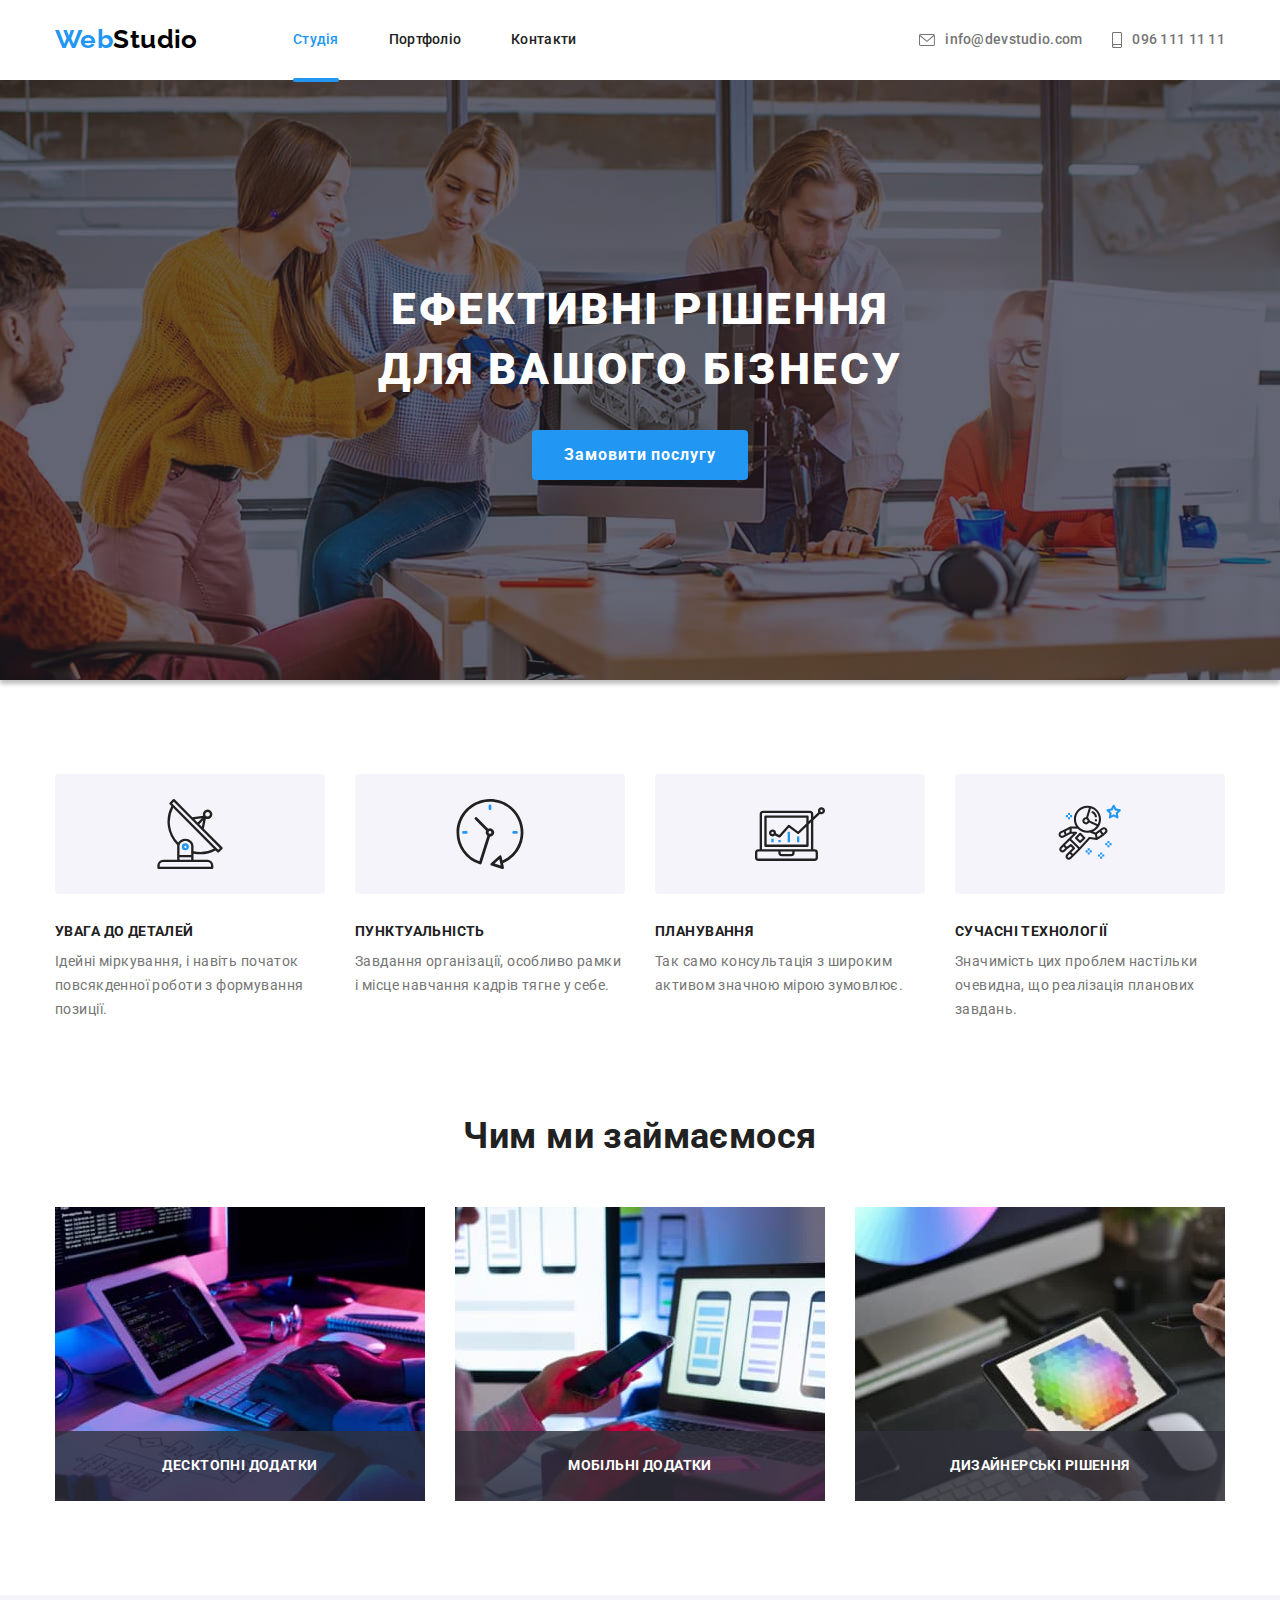
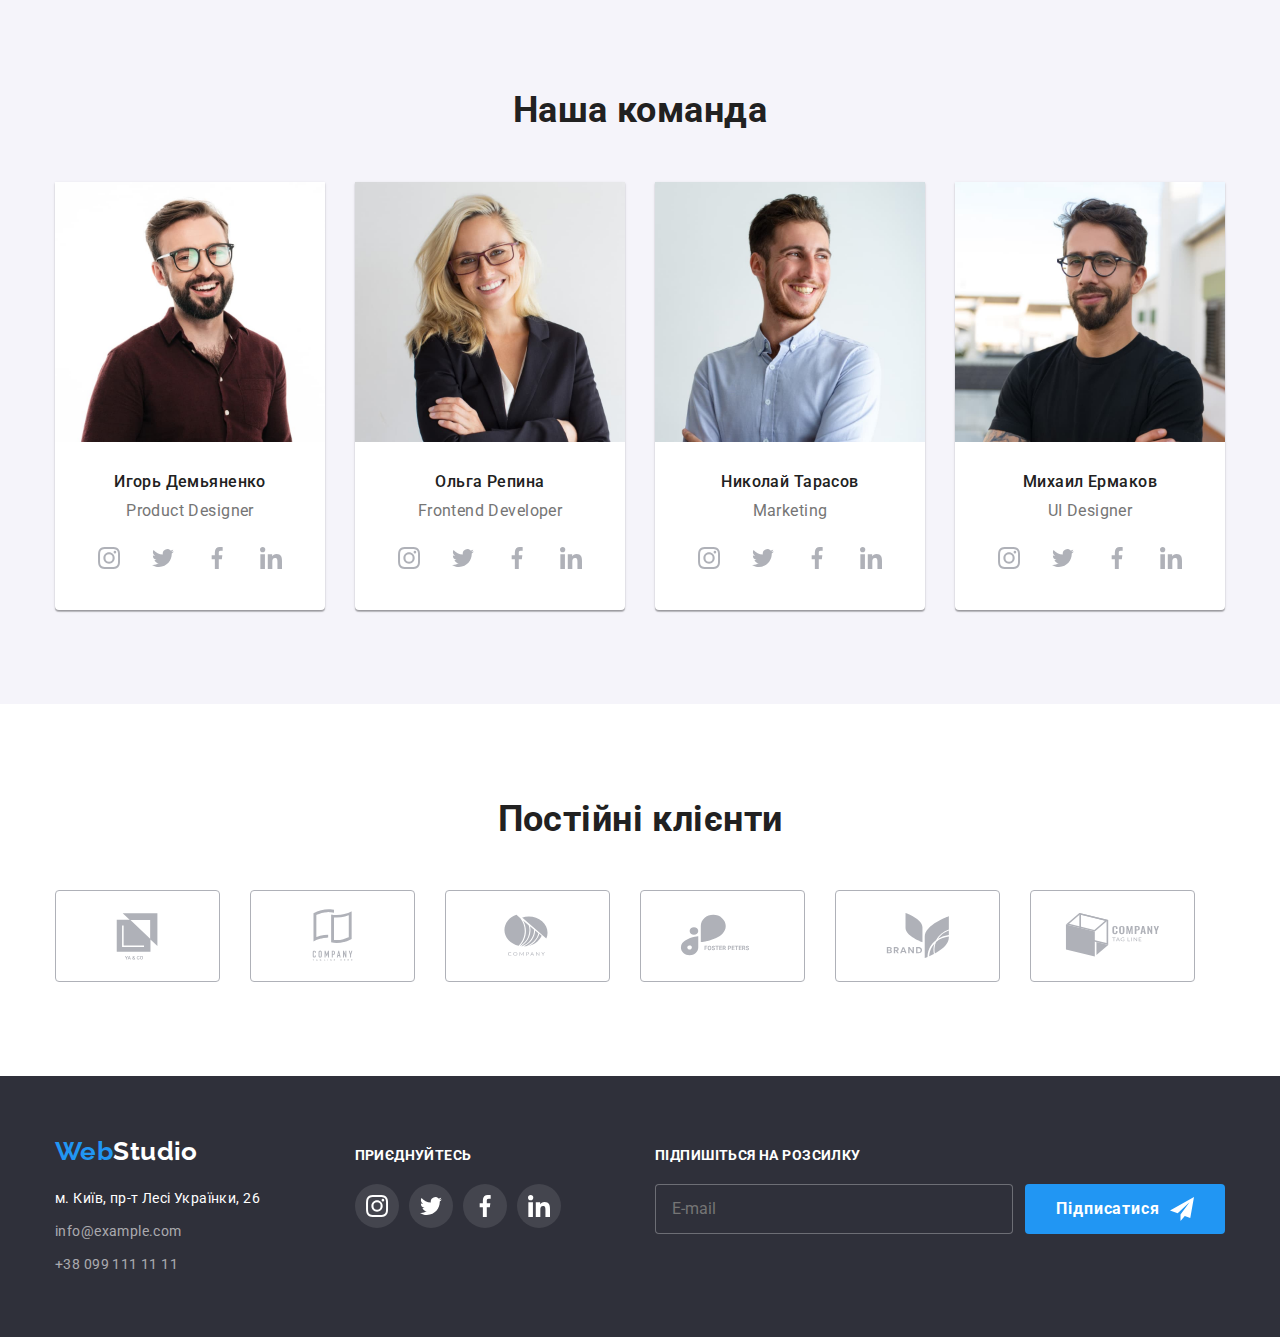
<file: index.html>
<!DOCTYPE html>
<html lang="uk">

<head>
    <meta charset="UTF-8">
    <meta http-equiv="X-UA-Compatible" content="IE=edge">
    <meta name="viewport" content="width=device-width, initial-scale=1.0">
    <title>Студия</title>
    <link rel="preconnect" href="https://fonts.gstatic.com">
    <link
        href="https://fonts.googleapis.com/css2?family=Raleway:wght@700&family=Roboto:wght@400;500;700;900&display=swap"
        rel="stylesheet">
    <link rel="stylesheet" href="https://cdnjs.cloudflare.com/ajax/libs/modern-normalize/1.1.0/modern-normalize.min.css"
        integrity="sha512-wpPYUAdjBVSE4KJnH1VR1HeZfpl1ub8YT/NKx4PuQ5NmX2tKuGu6U/JRp5y+Y8XG2tV+wKQpNHVUX03MfMFn9Q=="
        crossorigin="anonymous" referrerpolicy="no-referrer" />
    <link rel="stylesheet" href="./css/main.min.css">
</head>

<body>
    <!-- Шапка сайта -->
    <header>
        <div class="container container__nav">
            <nav class="nav">
                <a href="" class="logo logo--link"><span class="logo__text">Web</span>Studio</a>
                <ul class="nav__list">
                    <li class="nav__items">
                        <a href="" class="nav__link nav--current">Студія</a>
                    </li>
                    <li class="nav__items">
                        <a href="./portfolio.html" class="nav__link">Портфоліо</a>
                    </li>
                    <li class="nav__items">
                        <a href="" class="nav__link">Контакти</a>
                    </li>
                </ul>
            </nav>
            <ul class="contacts-list">
                <li class="contacts-list__items contacts-list--mail">
                    <a href="mailto:info@devstudio.com" class="contacts__list--link">
                        <svg class="contacts-list__icon" width="16" height="12">
                            <use href="./images/sprite.svg#icon-envelope"></use>
                        </svg>info@devstudio.com
                    </a>
                </li>
                <li class="contacts-list__items contacts-list--tel">
                    <a href="tel:0961111111" class="contacts__list--link">
                        <svg class="contacts-list__icon" width="10" height="16">
                            <use href="./images/sprite.svg#icon-smartphone"></use>
                        </svg>096 111 11 11
                    </a>
                </li>
            </ul>
        </div>
    </header>
    <main>
        <!-- Главный баннер -->
        <section class="hero hero--overlay">
            <h1 class="hero__title">Ефективні рішення<br>для вашого бізнесу</h1>
            <button data-modal-open type="button" class="button">Замовити послугу</button>
            <div data-modal class="backdrop is-hidden">
                <div class="modal">
                    <button data-modal-close type="button" class="modal__button">
                        <svg class="modal__icon--close" width="11" height="11">
                            <use href="./images/sprite.svg#icon-vector"></use>
                        </svg>
                    </button>
                    <form class="modal__form">
                        <p class="modal__title"><b>Залиште свої дані, ми вам передзвонимо</b></p>
                        <div class="modal__field">
                            <label class="modal__label" for="name">Ім'я</label>
                            <input class="modal__input" type="text" name="name" id="name" autofocus />
                            <svg class="modal__icon--change-color" width="18" height="18">
                                <use href="./images/sprite.svg#icon-person-black"></use>
                            </svg>
                        </div>
                        <div class="modal__field">
                            <label class="modal__label" for="tel">Телефон</label>
                            <input class="modal__input" type="tel" name="tel" id="tel" />
                            <svg class="modal__icon--change-color" width="18" height="18">
                                <use href="./images/sprite.svg#icon-phone-black"></use>
                            </svg>
                        </div>
                        <div class="modal__field">
                            <label class="modal__label" for="email-form">Пошта</label>
                            <input class="modal__input" type="email" name="email" id="email-form" />
                            <svg class="modal__icon--change-color" width="18" height="18">
                                <use href="./images/sprite.svg#icon-email-black"></use>
                            </svg>
                        </div>
                        <div class="modal__field modal__field--last-child">
                            <label class="modal__label" for="coment">Коментар</label>
                            <textarea class="modal__input--textarea" name="coment" id="coment"
                                placeholder="Введіть текст"></textarea>
                        </div>
                        <div class="modal__checkbox"> 
                            <span class="modal__icon--check"></span>
                            <input class="checkbox" type="checkbox" name="contract" id="contract" />
                            <label class="modal__label--checkbox" for="contract">Погоджуюся з розсилкою та приймаю <a class="modal__link" href=""> Умови
                                    договору</a></label>
                        </div>
                        <button class="modal__btn" type="submit">Відправити</button>
                    </form>
                </div>
            </div>
        </section>
        <!-- Преимущества -->
        <section class="feature">
            <div class="container">
                <h2 class="feature__name feature__visually-hidden">Переваги</h2>
                <ul class="feature__list">
                    <li class="feature__items feature__items--attention">
                        <div class="feature__box">
                            <svg class="feature__icon" width="70" height="70">
                                <use href="./images/sprite.svg#icon-antenna"></use>
                            </svg>
                        </div>
                        <h3 class="feature__title">УВАГА ДО ДЕТАЛЕЙ</h3>
                        <p class="feature__description">Ідейні міркування, і навіть початок повсякденної роботи з
                            формування позиції.
                        </p>
                    </li>
                    <li class="feature__items feature__items--punctuality">
                        <div class="feature__box">
                            <svg class="feature__icon" width="70" height="70">
                                <use href="./images/sprite.svg#icon-clock"></use>
                            </svg>
                        </div>
                        <h3 class="feature__title">ПУНКТУАЛЬНІСТЬ</h3>
                        <p class="feature__description">Завдання організації, особливо рамки і місце навчання кадрів
                            тягне у себе.</p>
                    </li>
                    <li class="feature__items feature__items--planning">
                        <div class="feature__box">
                            <svg class="feature__icon" width="70" height="70">
                                <use href="./images/sprite.svg#icon-diagram"></use>
                            </svg>
                        </div>
                        <h3 class="feature__title">ПЛАНУВАННЯ</h3>
                        <p class="feature__description">Так само консультація з широким активом значною мірою зумовлює.
                        </p>
                    </li>
                    <li class="feature__items feature__items--technology">
                        <div class="feature__box">
                            <svg class="feature__icon" width="70" height="70">
                                <use href="./images/sprite.svg#icon-astronaut"></use>
                            </svg>
                        </div>
                        <h3 class="feature__title">СУЧАСНІ ТЕХНОЛОГІЇ</h3>
                        <p class="feature__description">Значимість цих проблем настільки очевидна, що реалізація планових
                            завдань.</p>
                    </li>
                </ul>
            </div>
        </section>
        <!-- Чем мы занимаемся -->
        <section class="works works--padding-minus">
            <div class="container">
                <h2 class="works__title">Чим ми займаємося</h2>
                <ul class="works__list">
                    <li class="works__items">
                        <div class="works__image--comp"><img src="./images/box1.jpg" alt="компьютер" width="370">
                            <div class="works__text">Десктопні додатки</div>
                        </div>
                    </li>
                    <li class="works__items">
                        <div class="works__image--smart"><img src="./images/box2.jpg" alt="смартфон" width="370">
                            <div class="works__text">Мобільні додатки</div>
                        </div>
                    </li>
                    <li class="works__items">
                        <div class="works__image--tablet"><img src="./images/box3.jpg" alt="планшет" width="370">
                            <div class="works__text">Дизайнерські рішення</div>
                        </div>
                    </li>
                </ul>
            </div>
        </section>
        <!-- Наша команда -->
        <section class="team">
            <h2 class="team__title">Наша команда</h2>
            <div class="container--alt">
                <ul class="team__list">
                    <li class="team__items">
                        <img class="team__foto" src="./images/foto1.jpg" width="270" height="260"
                            alt="фотография сотрудника 1">
                        <h3 class="team__name">Игорь Демьяненко</h3>
                        <p class="team__position">Product Designer</p>
                        <ul class="social__list">
                            <li class="social__item">
                                <a class="social__link" href="">
                                    <svg class="social__icon social__icon--instagram" width="22" height="22">
                                        <use href="./images/sprite.svg#icon-instagram"></use>
                                    </svg>
                                </a>
                            </li>
                            <li class="social__item">
                                <a class="social__link" href="">
                                    <svg class="social__icon social__icon--twitter" width="22" height="22">
                                        <use href="./images/sprite.svg#icon-twitter"></use>
                                    </svg>
                                </a>
                            </li>
                            <li class="social__item">
                                <a class="social__link" href="">
                                    <svg class="social__icon social__icon--facebook" width="22" height="22">
                                        <use href="./images/sprite.svg#icon-facebook"></use>
                                    </svg>
                                </a>
                            </li>
                            <li class="social__item">
                                <a class="social__link" href="">
                                    <svg class="social__icon social__icon--linkedin" width="22" height="22">
                                        <use href="./images/sprite.svg#icon-linkedin"></use>
                                    </svg>
                                </a>
                            </li>
                        </ul>
                    </li>
                    <li class="team__items">
                        <img class="team__foto" src="./images/foto2.jpg" width="270" height="260"
                            alt="фотография сотрудника 2">
                        <h3 class="team__name">Ольга Репина</h3>
                        <p class="team__position">Frontend Developer</p>
                        <ul class="social__list">
                            <li class="social__item">
                                <a class="social__link" href="">
                                    <svg class="social__icon social__icon--instagram" width="22" height="22">
                                        <use href="./images/sprite.svg#icon-instagram"></use>
                                    </svg>
                                </a>
                            </li>
                            <li class="social__item">
                                <a class="social__link" href="">
                                    <svg class="social__icon social__icon--twitter" width="22" height="22">
                                        <use href="./images/sprite.svg#icon-twitter"></use>
                                    </svg>
                                </a>
                            </li>
                            <li class="social__item">
                                <a class="social__link" href="">
                                    <svg class="social__icon social__icon--facebook" width="22" height="22">
                                        <use href="./images/sprite.svg#icon-facebook"></use>
                                    </svg>
                                </a>
                            </li>
                            <li class="social__item">
                                <a class="social__link" href="">
                                    <svg class="social__icon social__icon--linkedin" width="22" height="22">
                                        <use href="./images/sprite.svg#icon-linkedin"></use>
                                    </svg>
                                </a>
                            </li>
                        </ul>
                    </li>
                    <li class="team__items">
                        <img class="team__foto" src="./images/foto3.jpg" width="270" height="260"
                            alt="фотография сотрудника 3">
                        <h3 class="team__name">Николай Тарасов</h3>
                        <p class="team__position">Marketing</p>
                        <ul class="social__list">
                            <li class="social__item">
                                <a class="social__link" href="">
                                    <svg class="social__icon social__icon--instagram" width="22" height="22">
                                        <use href="./images/sprite.svg#icon-instagram"></use>
                                    </svg>
                                </a>
                            </li>
                            <li class="social__item">
                                <a class="social__link" href="">
                                    <svg class="social__icon social__icon--twitter" width="22" height="22">
                                        <use href="./images/sprite.svg#icon-twitter"></use>
                                    </svg>
                                </a>
                            </li>
                            <li class="social__item">
                                <a class="social__link" href="">
                                    <svg class="social__icon social__icon--facebook" width="22" height="22">
                                        <use href="./images/sprite.svg#icon-facebook"></use>
                                    </svg>
                                </a>
                            </li>
                            <li class="social__item">
                                <a class="social__link" href="">
                                    <svg class="social__icon social__icon--linkedin" width="22" height="22">
                                        <use href="./images/sprite.svg#icon-linkedin"></use>
                                    </svg>
                                </a>
                            </li>
                        </ul>
                    </li>
                    <li class="team__items">
                        <img class="team__foto" src="./images/foto4.jpg" width="270" height="260"
                            alt="фотография сотрудника 4">
                        <h3 class="team__name">Михаил Ермаков</h3>
                        <p class="team__position">UI Designer</p>
                        <ul class="social__list">
                            <li class="social__item">
                                <a class="social__link" href="">
                                    <svg class="social__icon social__icon--instagram" width="22" height="22">
                                        <use href="./images/sprite.svg#icon-instagram"></use>
                                    </svg>
                                </a>
                            </li>
                            <li class="social__item">
                                <a class="social__link" href="">
                                    <svg class="social__icon social__icon--twitter" width="22" height="22">
                                        <use href="./images/sprite.svg#icon-twitter"></use>
                                    </svg>
                                </a>
                            </li>
                            <li class="social__item">
                                <a class="social__link" href="">
                                    <svg class="social__icon social__icon--facebook" width="22" height="22">
                                        <use href="./images/sprite.svg#icon-facebook"></use>
                                    </svg>
                                </a>
                            </li>
                            <li class="social__item">
                                <a class="social__link" href="">
                                    <svg class="social__icon social__icon--linkedin" width="22" height="22">
                                        <use href="./images/sprite.svg#icon-linkedin"></use>
                                    </svg>
                                </a>
                            </li>
                        </ul>
                    </li>
                </ul>
            </div>
        </section>
        <!-- Постійні клієнти -->
        <section class="clients">
            <div class="container">
                <h2 class="clients__title">Постійні клієнти</h2>
                <ul class="clients__list">
                    <li class="clients__items">
                        <a class="clients__link" href="">
                            <svg class="clients__icon" width="106" height="60">
                                <use href="./images/sprite.svg#icon-logo1"></use>
                            </svg>
                        </a>
                    </li>
                    <li class="clients__items">
                        <a class="clients__link" href="">
                            <svg class="clients__icon" width="106" height="60">
                                <use href="./images/sprite.svg#icon-logo2"></use>
                            </svg>
                        </a>
                    </li>
                    <li class="clients__items">
                        <a class="clients__link" href="">
                            <svg class="clients__icon" width="106" height="60">
                                <use href="./images/sprite.svg#icon-logo3"></use>
                            </svg>
                        </a>
                    </li>
                    <li class="clients__items">
                        <a class="clients__link" href="">
                            <svg class="clients__icon" width="106" height="60">
                                <use href="./images/sprite.svg#icon-logo4"></use>
                            </svg>
                        </a>
                    </li>
                    <li class="clients__items">
                        <a class="clients__link" href="">
                            <svg class="clients__icon" width="106" height="60">
                                <use href="./images/sprite.svg#icon-logo5"></use>
                            </svg>
                        </a>
                    </li>
                    <li class="clients__items">
                        <a class="clients__link" href="">
                            <svg class="clients__icon" width="106" height="60">
                                <use href="./images/sprite.svg#icon-logo6"></use>
                            </svg>
                        </a>
                    </li>
                </ul>
            </div>
        </section>
    </main>
    <!-- Footer -->
    <footer class="footer">
        <div class="container--alt">
            <div class="footer__address">
                <a href="" class="logo logo--link logo--dark"><span class="logo__text">Web</span>Studio</a>
                <address class="address">
                    <ul class="address__list">
                        <li class="address__items address--street">м. Київ, пр-т Лесі Українки, 26</li>
                        <li class="address__items"><a href="mailto:info@example.com" class="address__link">info@example.com</a>
                        </li>
                        <li class="address__items"><a href="tel:+380991111111" class="address__link">+38 099 111 11 11</a></li>
                    </ul>
                </address>
            </div>
            <div class="join">
                <p class="join__title">приєднуйтесь</p>
                <ul class="join__list">
                    <li class="join__items">
                        <a class="join__link" href="">
                            <svg class="join__icon join__icon--instagram" width="22" height="22">
                                <use href="./images/sprite.svg#icon-instagramwhite"></use>
                            </svg>
                        </a>
                    </li>
                    <li class="join__items">
                        <a class="join__link" href="">
                            <svg class="join__icon join__icon--twitter" width="22" height="22">
                                <use href="./images/sprite.svg#icon-twitterwhite"></use>
                            </svg>
                        </a>
                    </li>
                    <li class="join__items">
                        <a class="join__link" href="">
                            <svg class="join__icon join__icon--facebook" width="22" height="22">
                                <use href="./images/sprite.svg#icon-facebookwhite"></use>
                            </svg>
                        </a>
                    </li>
                    <li class="join__items">
                        <a class="join__link" href="">
                            <svg class="join__icon join__icon--linkedin" width="22" height="22">
                                <use href="./images/sprite.svg#icon-linkedinwhite"></use>
                            </svg>
                        </a>
                    </li>
                </ul>
            </div>
            <div class="join-form">
                <form>
                    <p class="join-form__title">Підпишіться на розсилку</p>
                    <div class="join-form__email">
                        <div class="join-form__email-form">
                            <input class="join-form__input" type="email" name="email" id="email" placeholder="E-mail" />
                            <label class="join-form__label" for="email"></label>
                        </div>
                        <div>
                            <button class="join-form__btn" type="submit">Підписатися
                                <svg class="join-form__iconsend" width="24" height="24">
                                    <use href="./images/sprite.svg#icon-iconsend"></use>
                                </svg>
                            </button>
                        </div>
                    </div>
                </form>
            </div>
        </div>
    </footer>
    <script src="./js/modal.js"></script>
</body>
</file>
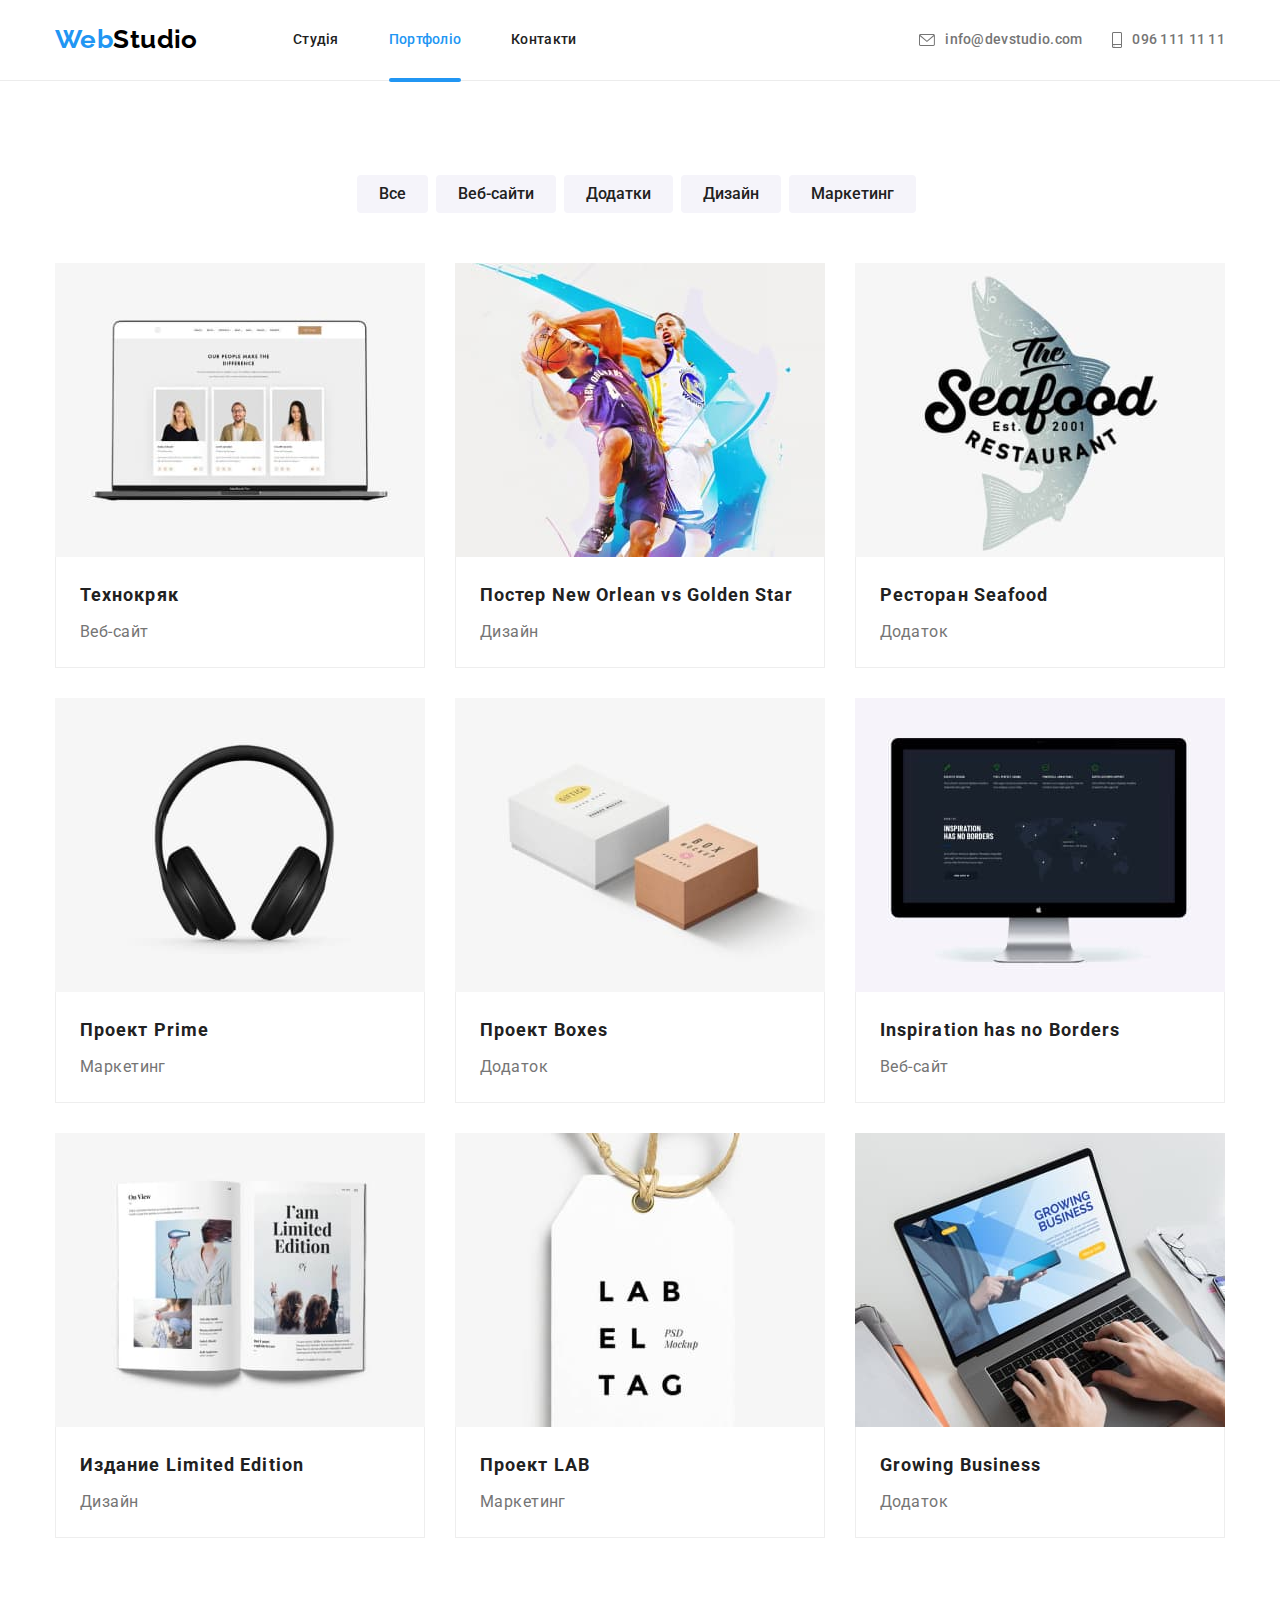
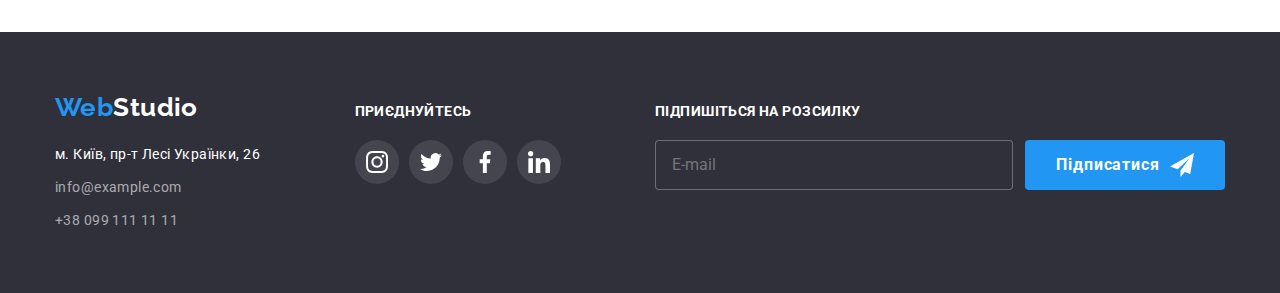
<file: portfolio.html>
<!DOCTYPE html>
<html lang="uk">

<head>
    <meta charset="UTF-8">
    <meta http-equiv="X-UA-Compatible" content="IE=edge">
    <meta name="viewport" content="width=device-width, initial-scale=1.0">
    <title>Портфолио</title>
    <link rel="preconnect" href="https://fonts.gstatic.com">
    <link
        href="https://fonts.googleapis.com/css2?family=Raleway:wght@700&family=Roboto:wght@400;500;700;900&display=swap"
        rel="stylesheet">
    <link rel="stylesheet" href="https://cdnjs.cloudflare.com/ajax/libs/modern-normalize/1.1.0/modern-normalize.min.css"
        integrity="sha512-wpPYUAdjBVSE4KJnH1VR1HeZfpl1ub8YT/NKx4PuQ5NmX2tKuGu6U/JRp5y+Y8XG2tV+wKQpNHVUX03MfMFn9Q=="
        crossorigin="anonymous" referrerpolicy="no-referrer" />
    <link rel="stylesheet" href="./css/main.min.css">
</head>

<body>
    <!-- Шапка сайта -->
    <header>
            <div class="container container__nav">
                <nav class="nav">
                    <a href="" class="logo logo--link"><span class="logo__text">Web</span>Studio</a>
                    <ul class="nav__list">
                        <li class="nav__items">
                            <a href="./index.html" class="nav__link">Студія</a>
                        </li>
                        <li class="nav__items">
                            <a href="./portfolio.html" class="nav__link nav--current">Портфоліо</a>
                        </li>
                        <li class="nav__items">
                            <a href="" class="nav__link">Контакти</a>
                        </li>
                    </ul>
                </nav>
                <ul class="contacts-list">
                    <li class="contacts-list__items contacts-list--mail">
                        <a href="mailto:info@devstudio.com" class="contacts__list--link">
                            <svg class="contacts-list__icon" width="16" height="12">
                                <use href="./images/sprite.svg#icon-envelope"></use>
                            </svg>info@devstudio.com
                        </a>
                    </li>
                    <li class="contacts-list__items contacts-list--tel">
                        <a href="tel:0961111111" class="contacts__list--link">
                            <svg class="contacts-list__icon" width="10" height="16">
                                <use href="./images/sprite.svg#icon-smartphone"></use>
                            </svg>096 111 11 11
                        </a>
                    </li>
                </ul>
            </div>
        <div class="hline"></div>
    </header>
    <main>
        <section class="menu">
            <div class="container">
                <h1 class="menu__title menu__visually-hidden">Наші роботи</h1>
                <!-- RadioButton -->
                <ul class="menu__list">
                    <li><button type="button" class="menu__button">Все</button></li>
                    <li><button type="button" class="menu__button">Веб-сайти</button></li>
                    <li><button type="button" class="menu__button">Додатки</button></li>
                    <li><button type="button" class="menu__button">Дизайн</button></li>
                    <li><button type="button" class="menu__button">Маркетинг</button></li>
                </ul>
                <ul class="portfolio">
                    <li class="portfolio__element">
                        <a class="portfolio__link" href="">
                            <div class="portfolio__description"><img class="portfolio__foto" src="./images/img1.jpg" alt="фотография Технокряк"
                                    width="370" height="294">
                                <div class="portfolio__text">Ресурс пропонує комплексні пропозиції з різним рівнем функціоналу
                                    та сервісів. Все це дозволить
                                    відвідувачу отримати
                                    вичерпні відомості про компанію чи приватну особу.
                                </div>
                            </div>
                            <div class="portfolio__legend">
                                <h2 class="portfolio__name">Технокряк</h2>
                                <p class="portfolio__type">Веб-сайт</p>
                            </div>
                        </a>
                    </li>
                    <li class="portfolio__element">
                        <a class="portfolio__link" href="">
                            <div class="portfolio__description"><img class="portfolio__foto" src="./images/img2.jpg"
                                    alt="фотография Постер New Orlean vs Golden Star" width="370" height="294">
                                <div class="portfolio__text">Ресурс пропонує комплексні пропозиції з різним рівнем функціоналу
                                    та сервісів. Все це дозволить
                                    відвідувачу отримати
                                    вичерпні відомості про компанію чи приватну особу.
                                </div>
                            </div>
                            <div class="portfolio__legend">
                                <h2 class="portfolio__name">Постер New Orlean vs Golden Star</h2>
                                <p class="portfolio__type">Дизайн</p>
                            </div>
                        </a>
                    </li>
                    <li class="portfolio__element">
                        <a class="portfolio__link" href="">
                            <div class="portfolio__description"><img class="portfolio__foto" src="./images/img3.jpg"
                                    alt="фотография Ресторан Seafood" width="370" height="294">
                                <div class="portfolio__text">Ресурс пропонує комплексні пропозиції з різним рівнем функціоналу
                                    та сервісів. Все це дозволить
                                    відвідувачу отримати
                                    вичерпні відомості про компанію чи приватну особу.
                                </div>
                            </div>
                            <div class="portfolio__legend">
                                <h2 class="portfolio__name">Ресторан Seafood</h2>
                                <p class="portfolio__type">Додаток</p>
                            </div>
                        </a>
                    </li>
                    <li class="portfolio__element">
                        <a class="portfolio__link" href="">
                            <div class="portfolio__description">
                                <img class="portfolio__foto" src="./images/img4.jpg" alt="фотография Проект Prime" width="370"
                                    height="294">
                                <div class="portfolio__text">Ресурс пропонує комплексні пропозиції з різним рівнем функціоналу
                                    та сервісів. Все це дозволить
                                    відвідувачу отримати
                                    вичерпні відомості про компанію чи приватну особу.
                                </div>
                            </div>
                            <div class="portfolio__legend">
                                <h2 class="portfolio__name">Проект Prime</h2>
                                <p class="portfolio__type">Маркетинг</p>
                            </div>
                        </a>
                    </li>
                    <li class="portfolio__element">
                        <a class="portfolio__link" href="">
                            <div class="portfolio__description"><img class="portfolio__foto" src="./images/img5.jpg" alt="фотография Проект Boxes"
                                    width="370" height="294">
                                <div class="portfolio__text">Ресурс пропонує комплексні пропозиції з різним рівнем функціоналу
                                    та сервісів. Все це дозволить
                                    відвідувачу отримати
                                    вичерпні відомості про компанію чи приватну особу.
                                </div>
                            </div>
                            <div class="portfolio__legend">
                                <h2 class="portfolio__name">Проект Boxes</h2>
                                <p class="portfolio__type">Додаток</p>
                            </div>
                        </a>
                    </li>
                    <li class="portfolio__element">
                        <a class="portfolio__link" href="">
                            <div class="portfolio__description"><img class="portfolio__foto" src="./images/img6.jpg"
                                    alt="фотография Inspiration has no Borders" width="370" height="294">
                                <div class="portfolio__text">Ресурс пропонує комплексні пропозиції з різним рівнем функціоналу
                                    та сервісів. Все це дозволить
                                    відвідувачу отримати
                                    вичерпні відомості про компанію чи приватну особу.
                                </div>
                            </div>
                            <div class="portfolio__legend">
                                <h2 class="portfolio__name">Inspiration has no Borders</h2>
                                <p class="portfolio__type">Веб-сайт</p>
                            </div>
                        </a>
                    </li>
                    <li class="portfolio__element">
                        <a class="portfolio__link" href="">
                            <div class="portfolio__description"><img class="portfolio__foto" src="./images/img7.jpg"
                                    alt="фотография Издание Limited Edition" width="370" height="294">
                                <div class="portfolio__text">Ресурс пропонує комплексні пропозиції з різним рівнем функціоналу
                                    та сервісів. Все це дозволить
                                    відвідувачу отримати
                                    вичерпні відомості про компанію чи приватну особу.
                                </div>
                            </div>
                            <div class="portfolio__legend">
                                <h2 class="portfolio__name">Издание Limited Edition</h2>
                                <p class="portfolio__type">Дизайн</p>
                            </div>
                        </a>
                    </li>
                    <li class="portfolio__element">
                        <a class="portfolio__link" href="">
                            <div class="portfolio__description">
                                <img class="portfolio__foto" src="./images/img8.jpg" alt="фотография Проект LAB" width="370"
                                    height="294">
                                <div class="portfolio__text">Ресурс пропонує комплексні пропозиції з різним рівнем функціоналу
                                    та сервісів. Все це дозволить
                                    відвідувачу отримати
                                    вичерпні відомості про компанію чи приватну особу.
                                </div>
                            </div>
                            <div class="portfolio__legend">
                                <h2 class="portfolio__name">Проект LAB</h2>
                                <p class="portfolio__type">Маркетинг</p>
                            </div>
                        </a>
                    </li>
                    <li class="portfolio__element">
                        <a class="portfolio__link" href="">
                            <div class="portfolio__description"><img class="portfolio__foto" src="./images/img9.jpg"
                                    alt="фотография Growing Business" width="370" height="294">
                                <div class="portfolio__text">Ресурс пропонує комплексні пропозиції з різним рівнем функціоналу
                                    та сервісів. Все це дозволить
                                    відвідувачу отримати
                                    вичерпні відомості про компанію чи приватну особу.
                                </div>
                            </div>
                            <div class="portfolio__legend">
                                <h2 class="portfolio__name">Growing Business</h2>
                                <p class="portfolio__type">Додаток</p>
                            </div>
                        </a>
                    </li>
                </ul>
            </div>
        </section>
    </main>
    <!-- Footer -->
    <footer class="footer">
        <div class="container--alt">
            <div class="footer__address">
                <a href="" class="logo logo--link logo--dark"><span class="logo__text">Web</span>Studio</a>
                <address class="address">
                    <ul class="address__list">
                        <li class="address__items address--street">м. Київ, пр-т Лесі Українки, 26</li>
                        <li class="address__items"><a href="mailto:info@example.com"
                                class="address__link">info@example.com</a>
                        </li>
                        <li class="address__items"><a href="tel:+380991111111" class="address__link">+38 099 111 11 11</a>
                        </li>
                    </ul>
                </address>
            </div>
            <div class="join">
                <p class="join__title">приєднуйтесь</p>
                <ul class="join__list">
                    <li class="join__items">
                        <a class="join__link" href="">
                            <svg class="join__icon join__icon--instagram" width="22" height="22">
                                <use href="./images/sprite.svg#icon-instagramwhite"></use>
                            </svg>
                        </a>
                    </li>
                    <li class="join__items">
                        <a class="join__link" href="">
                            <svg class="join__icon join__icon--twitter" width="22" height="22">
                                <use href="./images/sprite.svg#icon-twitterwhite"></use>
                            </svg>
                        </a>
                    </li>
                    <li class="join__items">
                        <a class="join__link" href="">
                            <svg class="join__icon join__icon--facebook" width="22" height="22">
                                <use href="./images/sprite.svg#icon-facebookwhite"></use>
                            </svg>
                        </a>
                    </li>
                    <li class="join__items">
                        <a class="join__link" href="">
                            <svg class="join__icon join__icon--linkedin" width="22" height="22">
                                <use href="./images/sprite.svg#icon-linkedinwhite"></use>
                            </svg>
                        </a>
                    </li>
                </ul>
            </div>
            <div class="join-form">
                <form>
                    <p class="join-form__title">Підпишіться на розсилку</p>
                    <div class="join-form__email">
                        <div class="join-form__email-form">
                            <input class="join-form__input" type="email" name="email" id="email" placeholder="E-mail" />
                            <label class="join-form__label" for="email"></label>
                        </div>
                        <div>
                            <button class="join-form__btn" type="submit">Підписатися
                                <svg class="join-form__iconsend" width="24" height="24">
                                    <use href="./images/sprite.svg#icon-iconsend"></use>
                                </svg>
                            </button>
                        </div>
                    </div>
                </form>
            </div>
        </div>
    </footer>
</body>
</file>
<file: css/main.min.css>
:root{--main-blackcolor: #212121;--main-backgroundcolor: #FFFFFF;--second-white-background: #F5F4FA;--accent-background: #2F303A;--accent-color: #2196F3;--accent-color-hover: #188CE8;--white-fontcolor: #FFFFFF;--grey-fontcolor: #757575;--black-logo-color: #000000;--grey-links: #212121}/*! modern-normalize v1.1.0 | MIT License | https://github.com/sindresorhus/modern-normalize */*,::before,::after{box-sizing:border-box}html{line-height:1.15;-webkit-text-size-adjust:100%;-moz-tab-size:4;tab-size:4}body{margin:0;font-family:system-ui,-apple-system,"Segoe UI",Roboto,Helvetica,Arial,sans-serif,"Apple Color Emoji","Segoe UI Emoji"}hr{height:0;color:inherit}abbr[title]{text-decoration:underline dotted}b,strong{font-weight:bolder}code,kbd,samp,pre{font-family:ui-monospace,SFMono-Regular,Consolas,"Liberation Mono",Menlo,monospace;font-size:1em}small{font-size:80%}sub,sup{font-size:75%;line-height:0;position:relative;vertical-align:baseline}sub{bottom:-0.25em}sup{top:-0.5em}table{text-indent:0;border-color:inherit}button,input,optgroup,select,textarea{font-family:inherit;font-size:100%;line-height:1.15;margin:0}button,select{text-transform:none}button,[type=button],[type=reset],[type=submit]{-webkit-appearance:button}::-moz-focus-inner{border-style:none;padding:0}:-moz-focusring{outline:1px dotted ButtonText}:-moz-ui-invalid{box-shadow:none}legend{padding:0}progress{vertical-align:baseline}::-webkit-inner-spin-button,::-webkit-outer-spin-button{height:auto}[type=search]{-webkit-appearance:textfield;outline-offset:-2px}::-webkit-search-decoration{-webkit-appearance:none}::-webkit-file-upload-button{-webkit-appearance:button;font:inherit}summary{display:list-item}body{color:var(--main-blackcolor);background-color:var(--main-backgroundcolor);font-family:"Roboto",sans-serif;font-size:14px;letter-spacing:.03em}h1,h2,h3,h4,h5,h6,ul,p,a,form,label,input,textarea{margin:0;padding:0}img{max-width:100%;height:auto;display:block}.portfolio,.menu__list,.join__list,.address__items,.clients__list,.social__list,.team__list,.works__list,.feature__list,.nav__list,.contacts-list{padding:0;margin:0;list-style:none}.portfolio__link,.address__link,.logo--link,.nav__link,.contacts__list--link{text-decoration:none}.clients__title,.team__title,.works__title,.feature__name{font-family:inherit;font-weight:700;font-size:36px;line-height:1.17;text-align:center;margin-bottom:50px}.menu,.clients,.team,.works,.feature{padding-top:94px;padding-bottom:94px}.feature__visually-hidden,.menu__visually-hidden{position:absolute;width:1px;height:1px;margin:-1px;border:0;padding:0;white-space:nowrap;clip-path:inset(100%);clip:rect(0 0 0 0);overflow:hidden}.container{width:1200px;padding-left:15px;padding-right:15px;margin-left:auto;margin-right:auto}.container--alt{width:1200px;padding:0px 15px;margin-left:auto;margin-right:auto}.nav__list,.contacts-list{display:flex}.contacts-list{margin-left:auto}.nav__list{margin-left:93px;margin-right:318px}.nav__items:not(:last-child){margin-right:50px}.contacts-list__items:not(:last-child){margin-right:30px}.nav__link{display:block;align-items:center;padding-top:32px;padding-bottom:32px;color:var(--grey-links);font-weight:500;line-height:1.14;letter-spacing:.02em;transition:color 250ms cubic-bezier(0.4, 0, 0.2, 1)}.contacts__list--link{display:flex;align-items:center;padding-top:32px;padding-bottom:32px;color:var(--grey-fontcolor);font-weight:500;line-height:1.14;letter-spacing:.02em;transition:color 250ms cubic-bezier(0.4, 0, 0.2, 1)}.nav{display:flex}.container__nav{display:flex;align-items:center}.nav__link:hover,.nav__link:focus,.contacts__list--link:hover,.contacts__list--link:focus{color:var(--accent-color)}.nav--current{position:relative;color:var(--accent-color)}.contacts-list__items{display:flex;align-items:center}.contacts-list__icon{margin-right:10px;fill:#757575;transition:fill 250ms cubic-bezier(0.4, 0, 0.2, 1)}.contacts__list--link:hover .contacts-list__icon,.contacts__list--link:focus .contacts-list__icon{fill:var(--accent-color)}.hline:after{content:" ";display:block;border-bottom:1px solid #ececec}.nav--current::after{display:block;position:absolute;margin-top:30px;content:"";width:100%;height:4px;background:var(--accent-color);border-radius:2px}.logo{display:block;color:var(--black-logo-color);font-family:"Raleway",sans-serif;font-weight:700;font-size:26px;line-height:1.2}.logo__text{color:var(--accent-color)}.logo--link{display:block;width:145px;height:31px;padding-top:24px;padding-bottom:25px}.logo--dark{color:var(--white-fontcolor);padding:0;margin-bottom:20px}.hero{text-align:center;padding-top:200px;padding-bottom:200px}.hero__title{margin-left:auto;margin-right:auto;padding:0;margin-bottom:30px;color:var(--white-fontcolor);font-weight:900;font-size:44px;line-height:1.36;letter-spacing:.06em;text-transform:uppercase}.hero--overlay{box-sizing:border-box;max-width:1600px;height:600px;margin-left:auto;margin-right:auto;background-color:#c4c4c4;background-image:linear-gradient(rgba(47, 48, 58, 0.4), rgba(47, 48, 58, 0.4)),url(../images/people.jpg);box-shadow:0px 4px 4px rgba(0,0,0,.25);background-repeat:no-repeat;background-position:center;background-size:cover}.button,.join-form__btn,.modal__btn{color:var(--white-fontcolor);background-color:var(--accent-color);font-family:inherit;font-weight:700;font-size:16px;line-height:1.88;align-items:center;letter-spacing:.06em;cursor:pointer;border:none;border-radius:4px;display:inline-block;padding:10px 32px;min-width:200px;min-height:50px;transition:color 250ms cubic-bezier(0.4, 0, 0.2, 1),background-color 250ms cubic-bezier(0.4, 0, 0.2, 1)}.button:hover,.join-form__btn:hover,.modal__btn:hover,.button:focus .joun-btn:focus,.modal__btn:focus{color:var(--white-fontcolor);background-color:var(--accent-color-hover)}.join-form__btn{display:flex;align-content:center;justify-content:center;align-items:center;margin-left:12px;padding:10px 28px;box-shadow:rgba(0,0,0,.25)}.modal__button{position:absolute;top:0%;left:93%;display:flex;align-items:center;justify-content:center;height:30px;width:30px;margin-top:8px;border-radius:50%;border:1px solid rgba(0,0,0,.1);background-color:inherit;cursor:pointer;text-decoration:none;transition:fill 250ms cubic-bezier(0.4, 0, 0.2, 1)}.modal__button:hover .modal__icon--close,.modal__button:focus .modal__icon--close{fill:#2196f3}.backdrop{position:fixed;top:0;left:0;width:100%;height:100%;opacity:1;z-index:1;background-color:rgba(0,0,0,.2);transition:opacity 500ms cubic-bezier(0.4, 0, 0.2, 1)}.backdrop.is-hidden{opacity:0;pointer-events:none;visibility:visible}.backdrop.is-hidden .modal{transform:translate(-50%, -50%) scale(0.5)}.modal{position:absolute;top:50%;left:50%;min-width:528px;padding:40px;background-color:var(--main-backgroundcolor);border-radius:4px;box-shadow:0px 1px 3px rgba(0,0,0,.12),1px 0px 1px rgba(0,0,0,.14),0px 2px 1px rgba(0,0,0,.2);transform:translate(-50%, -50%) scale(1);transition:transform 500ms cubic-bezier(0.4, 0, 0.2, 1)}.modal__form{width:448px;margin-left:auto;margin-right:auto}.modal__title{margin-bottom:12px;text-align:center;font-family:inherit;font-family:700;font-size:20px;line-height:1.17}.modal__input--textarea{width:448px;min-height:120px;padding-top:12px;padding-left:16px;font-family:inherit;font-size:12px;line-height:1.17;text-align:left;letter-spacing:.01em;color:rgba(117,117,117,.5);border:1px solid rgba(33,33,33,.2);border-radius:4px;box-shadow:rgba(0,0,0,.25);transition:outline 250ms cubic-bezier(0.4, 0, 0.2, 1),fill 250ms cubic-bezier(0.4, 0, 0.2, 1);resize:none}.modal__field{position:relative;display:flex;flex-direction:column;align-items:flex-start;margin-bottom:10px}.modal__field--last-child{margin-bottom:0px}.modal__label{padding:0;margin-bottom:4px;font-family:inherit;font-size:12px;line-height:1.17;letter-spacing:.01em;color:var(--grey-fontcolor)}.modal__input{width:448px;height:40px;padding-left:42px;font-family:inherit;font-size:12px;line-height:1.17;letter-spacing:.01em;color:var(--grey-fontcolor);border:1px solid rgba(33,33,33,.2);border-radius:4px;box-shadow:rgba(0,0,0,.25);transition:outline 250ms cubic-bezier(0.4, 0, 0.2, 1),fill 250ms cubic-bezier(0.4, 0, 0.2, 1)}.modal__label--checkbox{display:flex;align-items:center;justify-content:center;margin-bottom:30px;margin-top:18px;font-family:inherit;font-size:14px;line-height:1.7;letter-spacing:.03em;color:var(--grey-fontcolor)}.modal__link{color:#2196f3}.modal__icon--change-color{position:absolute;top:62%;left:16px;transform:translateY(-50%)}.modal__input:hover,.modal__input--textarea:hover,.modal__input:focus,.modal__input--textarea:focus{outline:1px solid #2196f3}.modal__input:hover~.modal__icon--change-color,.modal__input:focus~.modal__icon--change-color{fill:#2196f3}.modal__checkbox{display:flex;align-items:center;justify-content:center}.checkbox{-webkit-appearance:none;-moz-appearance:none;appearance:none}.modal__checkbox .modal__label--checkbox::before{content:"";display:inline-block;margin-right:8px;width:16px;height:15px;border:2px solid var(--main-blackcolor)}.checkbox:checked+.modal__label--checkbox::before{background-color:var(--accent-color);background-image:url(../images/iconcheck.svg);background-size:contain;background-position:center;background-origin:border-box;border-color:var(--accent-color)}.feature__title{font-size:14px;font-weight:700;line-height:1.14;text-transform:uppercase;margin-bottom:10px}.feature__description{color:var(--grey-fontcolor);line-height:1.7}.feature__list{display:flex}.feature__items{width:270px}.feature__box{display:flex;justify-content:center;align-items:center;width:270px;height:120px;margin-bottom:30px;border-radius:4px;background-color:#f5f4fa;text-align:center}.feature__items:not(:last-child){margin-right:30px}.works__list{display:flex}.works__list .works__items+.works__items{margin-left:30px}.works--padding-minus{padding-top:0}.works__items{position:relative}.works__text{display:flex;position:absolute;bottom:0;width:100%;height:70px;justify-content:center;align-items:center;background-color:rgba(47,48,58,.8);font-weight:700;line-height:1.14;text-transform:uppercase;color:var(--main-backgroundcolor)}.team{background-color:var(--second-white-background)}.team__title{margin-bottom:50px}.team__position{color:var(--grey-fontcolor);font-size:16px;line-height:1.19;text-align:center;margin-bottom:16px}.team__name{font-weight:500;font-size:16px;line-height:1.19;text-align:center;margin-bottom:10px}.team__foto{margin-bottom:30px}.team__list{display:flex}.team__list .team__items+.team__items{margin-left:30px}.team__list .team__items{background:var(--main-backgroundcolor);border-radius:0px 0px 4px 4px;box-shadow:0px 1px 3px rgba(0,0,0,.12),0px 1px 1px rgba(0,0,0,.14),0px 2px 1px rgba(0,0,0,.2)}.social__list{display:flex;align-items:center;margin-left:32px;margin-right:32px;margin-bottom:30px}.social__item{height:44px;width:44px}.social__item:nth-last-child(-n+3){margin-left:10px}.social__link{display:flex;align-content:center;justify-content:center;align-items:center;width:100%;height:100%;border-radius:22px;border:none;background-color:inherit;transition:background-color 250ms cubic-bezier(0.4, 0, 0.2, 1)}.social__icon{fill:#afb1b8;transition:fill 250ms cubic-bezier(0.4, 0, 0.2, 1)}.social__link:hover,.social__link:focus{background-color:var(--accent-color)}.social__link:hover .social__icon,.social__link:focus .social__icon{fill:var(--white-fontcolor)}.clients__list{display:flex;align-items:center}.clients__items{width:170px;height:92px;margin-right:30px}.clients__link{display:flex;align-content:center;justify-content:center;align-items:center;width:100%;height:100%;border:1px solid #afb1b8;border-radius:4px;transition:border 250ms cubic-bezier(0.4, 0, 0.2, 1)}.clients__link:last-child{margin-right:0}.clients__icon{fill:#afb1b8;transition:fill 250ms cubic-bezier(0.4, 0, 0.2, 1)}.clients__link:hover .clients__icon,.clients__link:focus .clients__icon{fill:#2196f3}.clients__link:hover,.clients__link:focus{border-color:#2196f3}.footer{background-color:var(--accent-background);color:var(--white-fontcolor);padding-top:60px;padding-bottom:60px}.address{line-height:1.71;font-style:normal}.address__items{color:rgba(255,255,255,.6);transition:color 250ms cubic-bezier(0.4, 0, 0.2, 1)}.address__link{color:inherit}.address--street{color:var(--white-fontcolor)}.address__link:hover,.address__link:focus{color:var(--accent-color)}.address__items{margin-bottom:9px}.address__items:last-child{margin-bottom:0px}.join__title,.join-form__title{font-family:inherit;font-size:14px;font-weight:700;line-height:1.14;text-transform:uppercase;margin-bottom:20px}.container--alt{display:flex;align-items:baseline}.footer__address{margin-right:auto}.join__list{display:flex;align-items:baseline}.join__items:nth-last-child(-n+3){margin-left:10px}.join__link{display:flex;align-content:center;justify-content:center;align-items:center;height:44px;width:44px;border-radius:22px;border:none;background-color:rgba(255,255,255,.1);transition:background-color 250ms cubic-bezier(0.4, 0, 0.2, 1)}.join__link:hover,.join__link:focus{background-color:var(--accent-color)}.join-form{margin-left:auto}.join-form__email{display:flex}.join-form__email-form{position:relative}.join-form__input{min-width:358px;min-height:50px;border-radius:4px;border:1px solid rgba(255,255,255,.3);box-shadow:none;transition:box-shadow 250ms cubic-bezier(0.4, 0, 0.2, 1);background-color:var(--accent-background);font-size:16px;line-height:1.25;color:rgba(255,255,255,.6);padding-left:16px}.join-form__label{position:absolute;top:50%;left:16px;transform:translateY(-50%);transition:transform 250ms cubic-bezier(0.4, 0, 0.2, 1);font-size:16px;line-height:1.25;color:rgba(255,255,255,.6)}.join-form__iconsend{margin-left:10px}.menu__button{display:block;color:var(--main-blackcolor);background-color:var(--second-white-background);border-radius:4px;font-family:inherit;font-weight:500;font-size:16px;line-height:1.63;text-align:center;cursor:pointer;border:none}.menu__list{display:flex;justify-content:center;margin-bottom:50px}.menu__button{margin-right:8px;padding:6px 22px;box-shadow:none;transition:box-shadow 250ms cubic-bezier(0.4, 0, 0.2, 1),color 250ms cubic-bezier(0.4, 0, 0.2, 1),background-color 250ms cubic-bezier(0.4, 0, 0.2, 1)}.menu__button :last-child{margin-right:0px}.menu__button:hover,.menu__button:focus{color:var(--white-fontcolor);background-color:var(--accent-color);box-shadow:0px 3px 1px rgba(0,0,0,.1),0px 1px 2px rgba(0,0,0,.08),0px 2px 2px rgba(0,0,0,.12)}.portfolio__foto{display:block}.portfolio__name{font-family:inherit;margin-bottom:4px;font-weight:700;font-size:18px;line-height:2;letter-spacing:.06em;color:var(--grey-links)}.portfolio__type{font-size:16px;line-height:1.88;color:var(--grey-fontcolor)}.portfolio{display:flex;flex-wrap:wrap}.portfolio__element{width:370px;margin-right:30px;margin-bottom:30px}.portfolio__element:nth-child(3n){margin-right:0}.portfolio__element:nth-last-child(-n+3){margin-bottom:0}.portfolio__link{display:block;box-shadow:none;transition:box-shadow 250ms cubic-bezier(0.4, 0, 0.2, 1)}.portfolio__link:hover,.portfolio__link:focus{box-shadow:0px 1px 3px rgba(0,0,0,.12),0px 1px 1px rgba(0,0,0,.14),0px 2px 1px rgba(0,0,0,.2)}.portfolio__legend{border-left:1px solid #eee;border-right:1px solid #eee;border-bottom:1px solid #eee;padding-left:24px;padding-right:24px;padding-top:20px;padding-bottom:20px}.portfolio__description{position:relative;overflow:hidden}.portfolio__text{position:absolute;top:0;left:0;display:inline-block;width:100%;height:100%;padding:63px 24px 40px 24px;opacity:0;background-color:rgba(33,150,243,.9);color:#fff;font-size:18px;line-height:1.55;transform:translateY(100%);transition:transform 250ms cubic-bezier(0.4, 0, 0.2, 1)}.portfolio__link:hover .portfolio__text,.portfolio__link:focus .portfolio__text{opacity:1;transform:translateY(0)}/*# sourceMappingURL=main.min.css.map */
</file>
